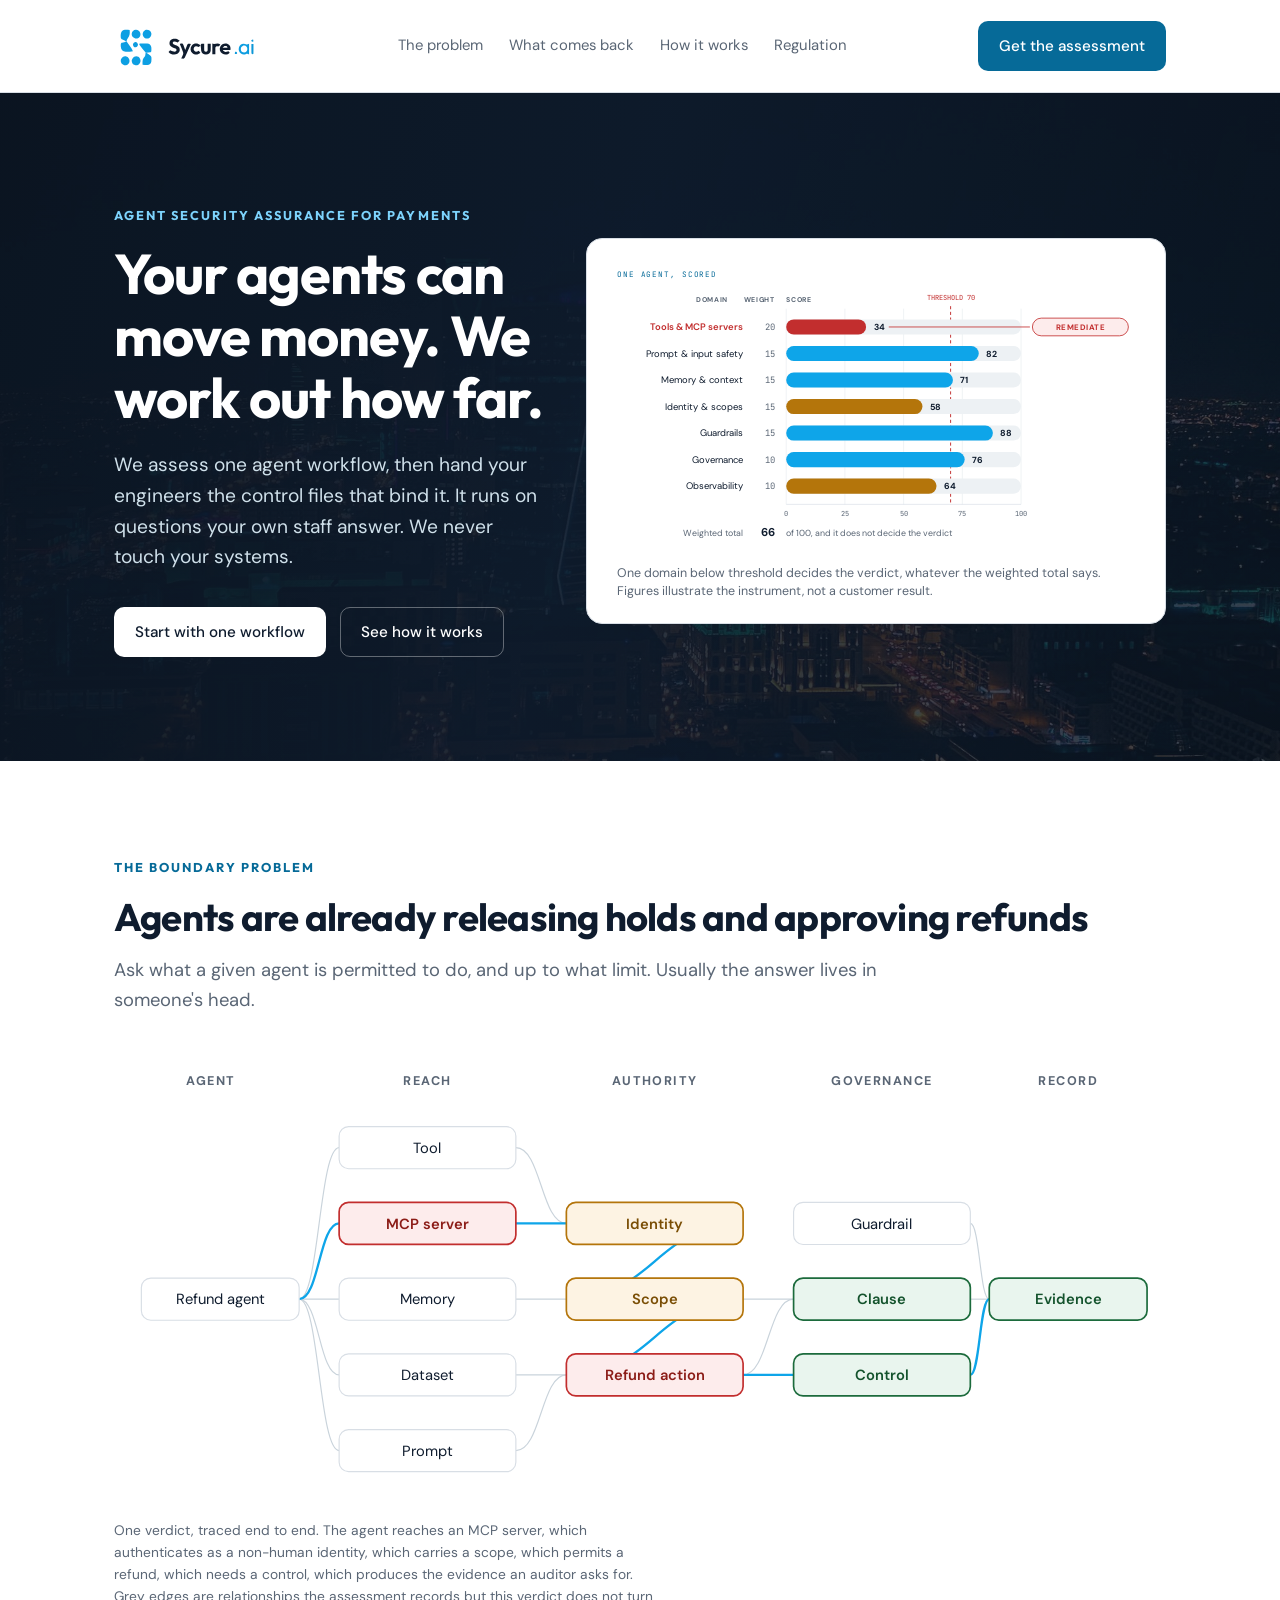
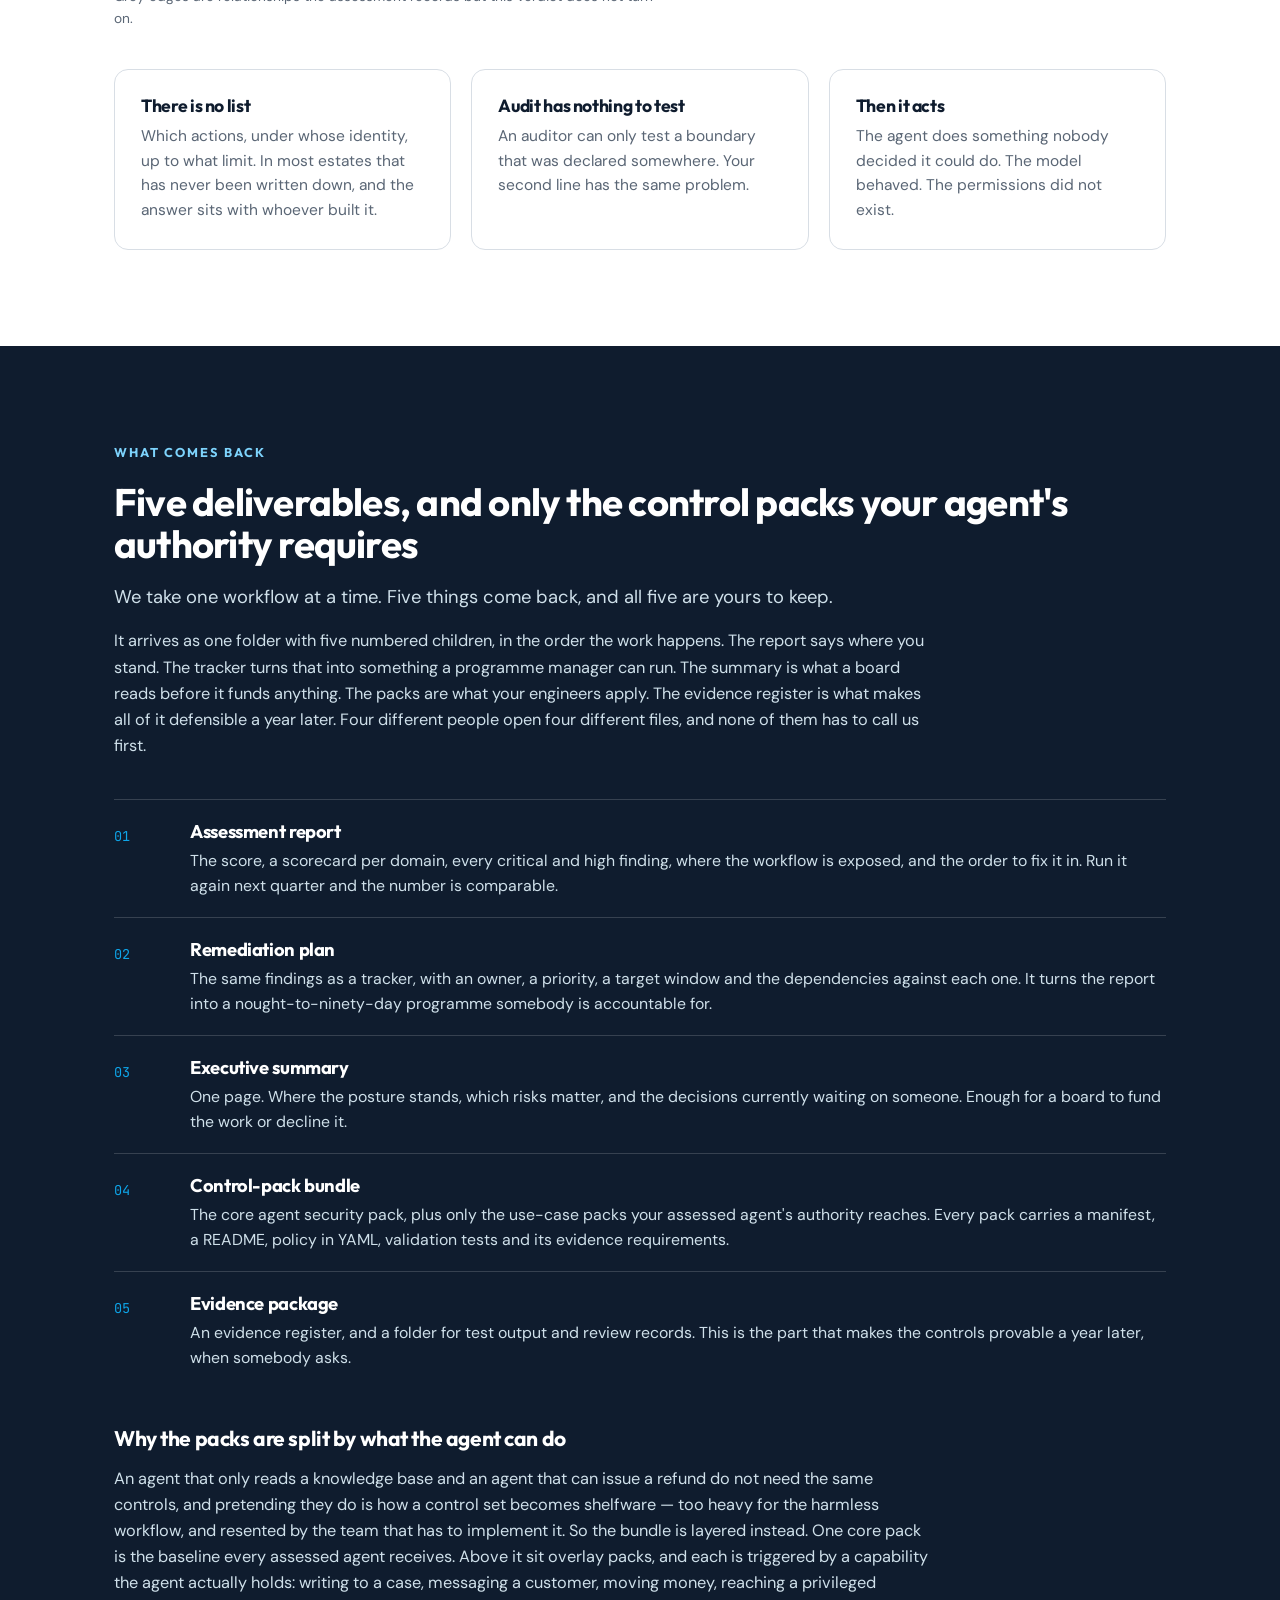
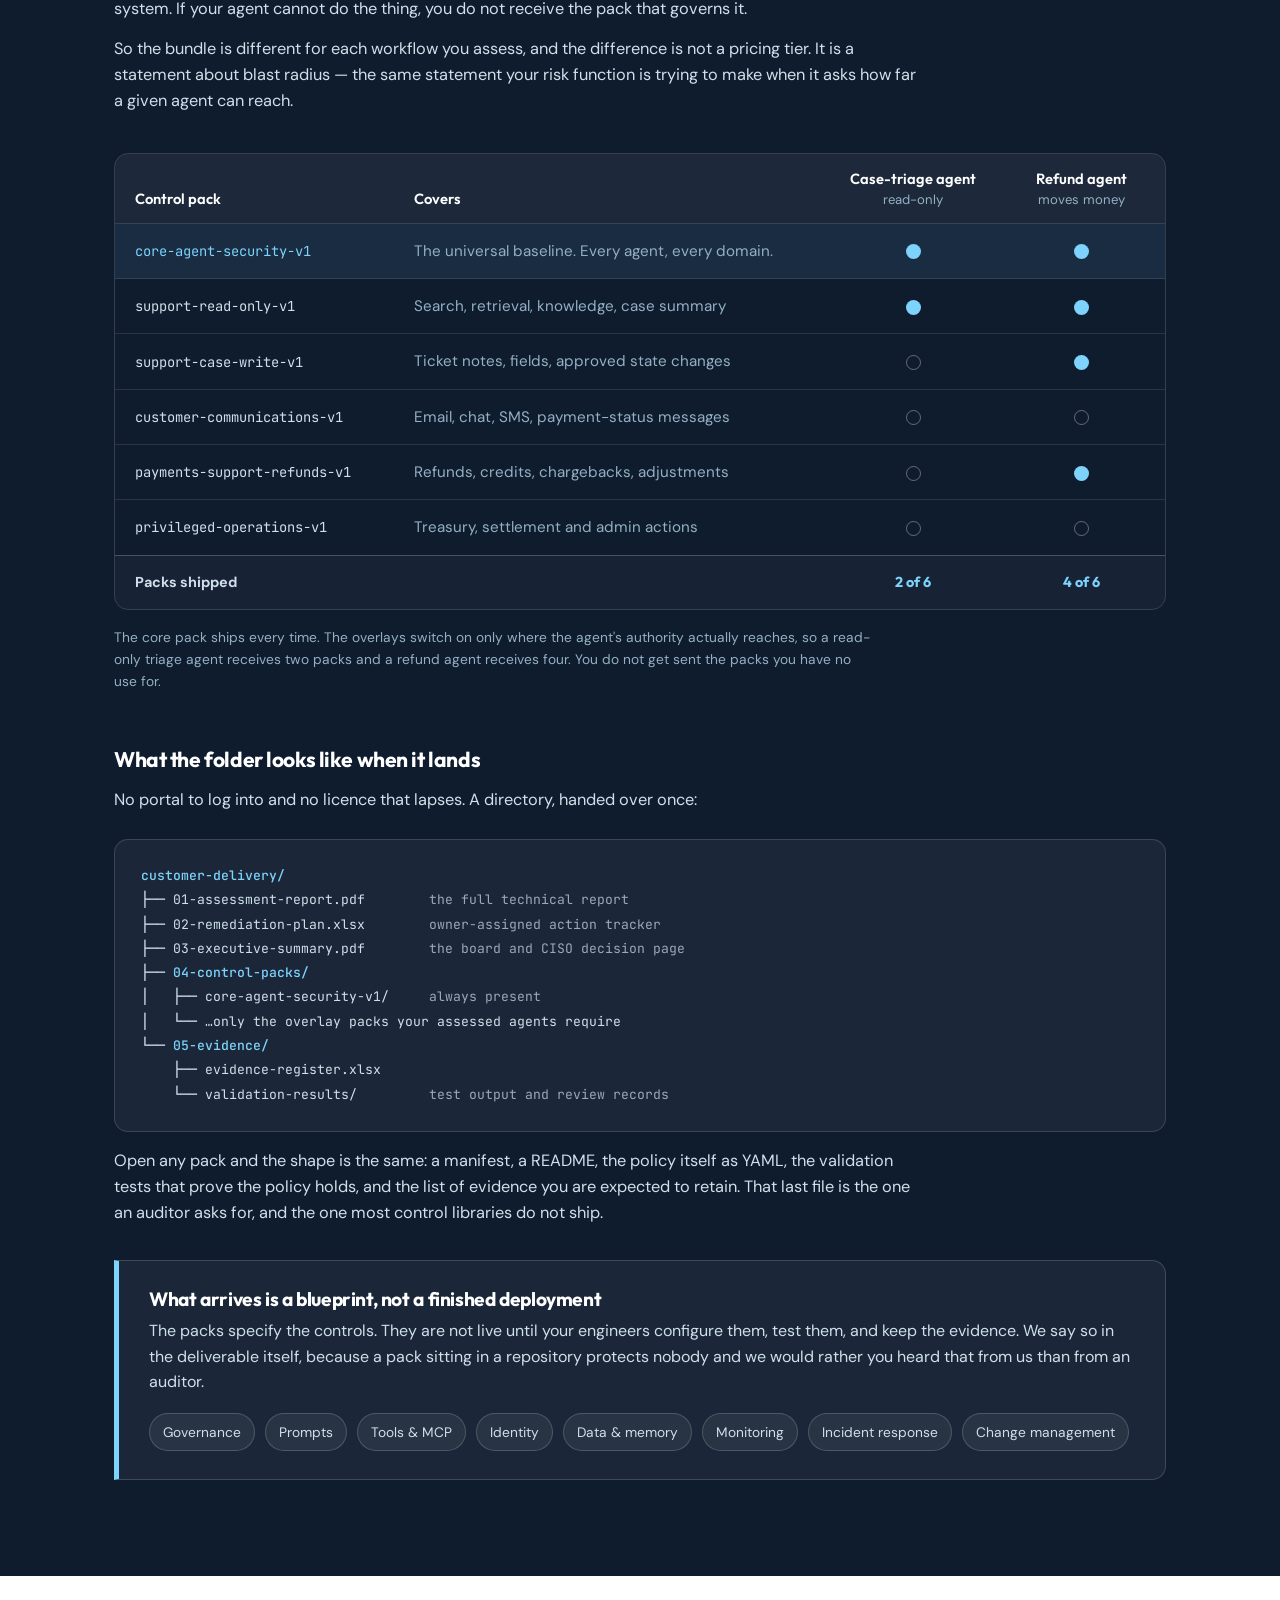
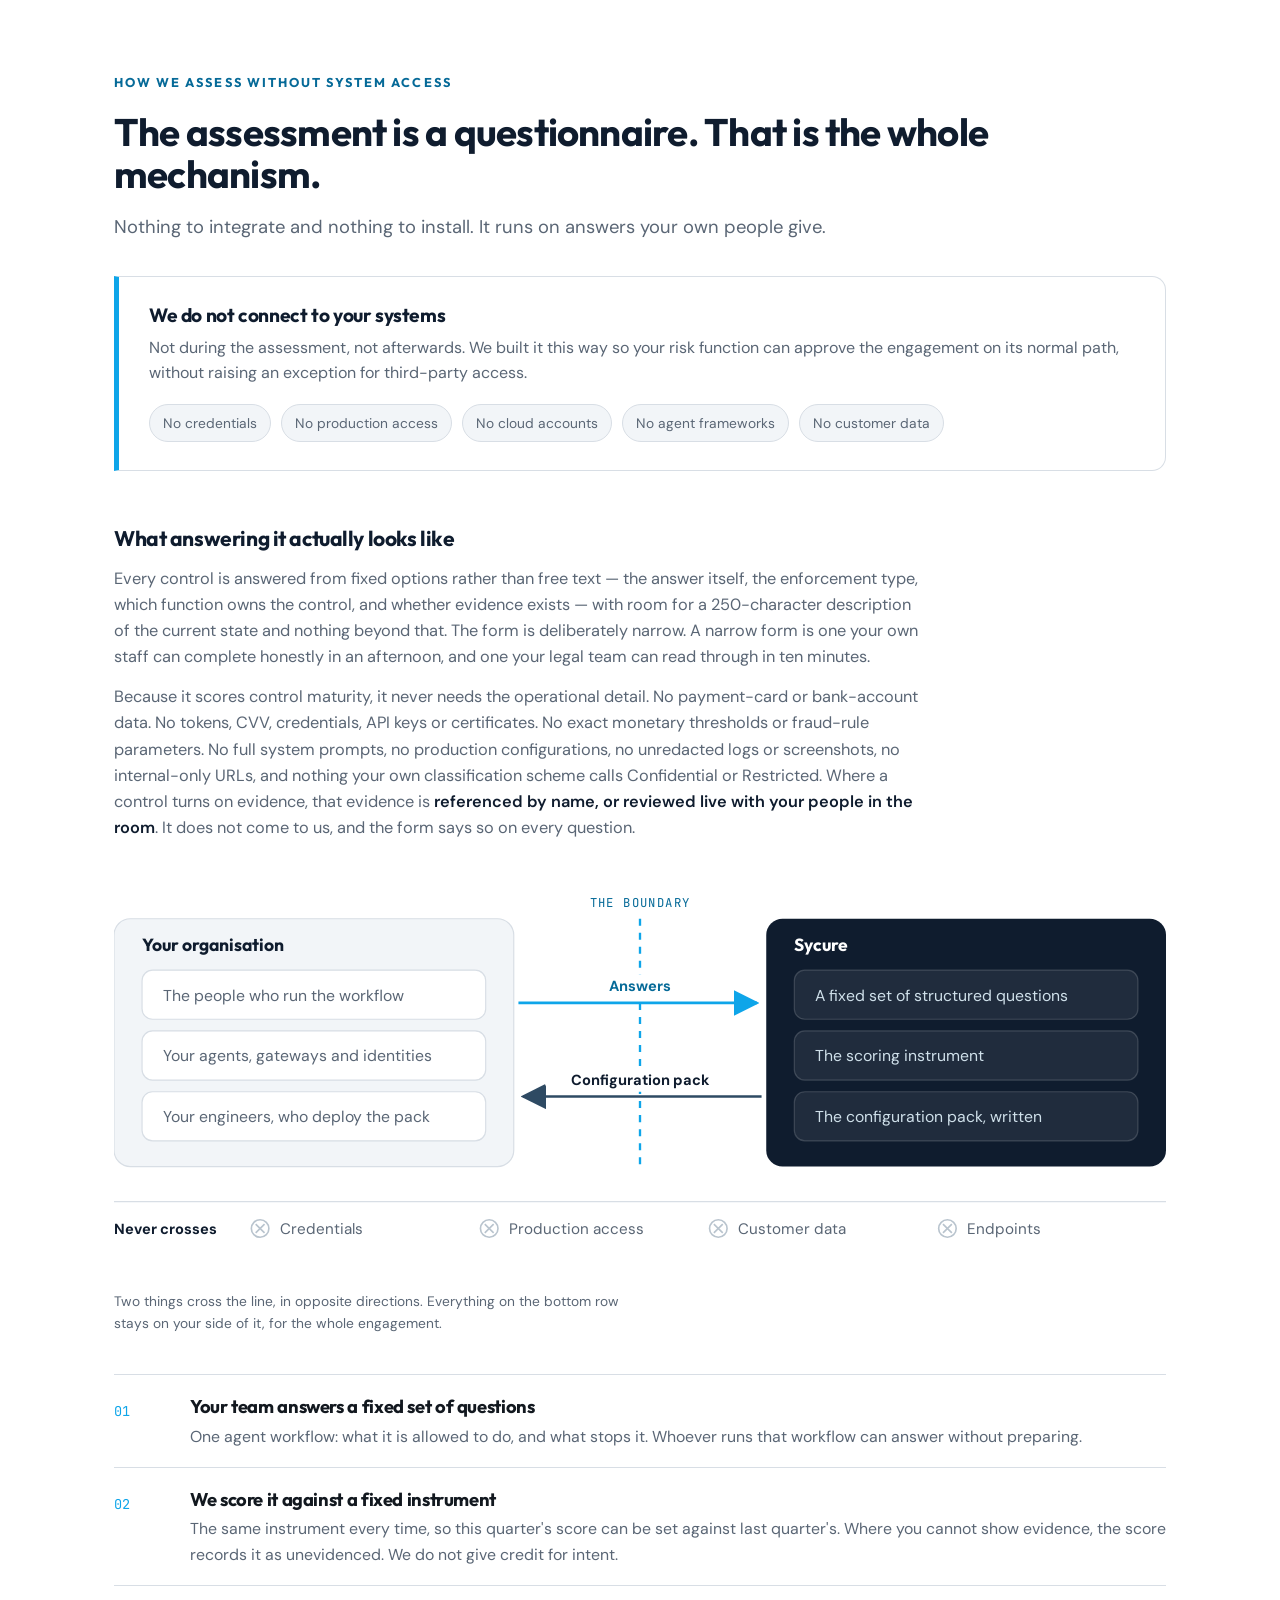
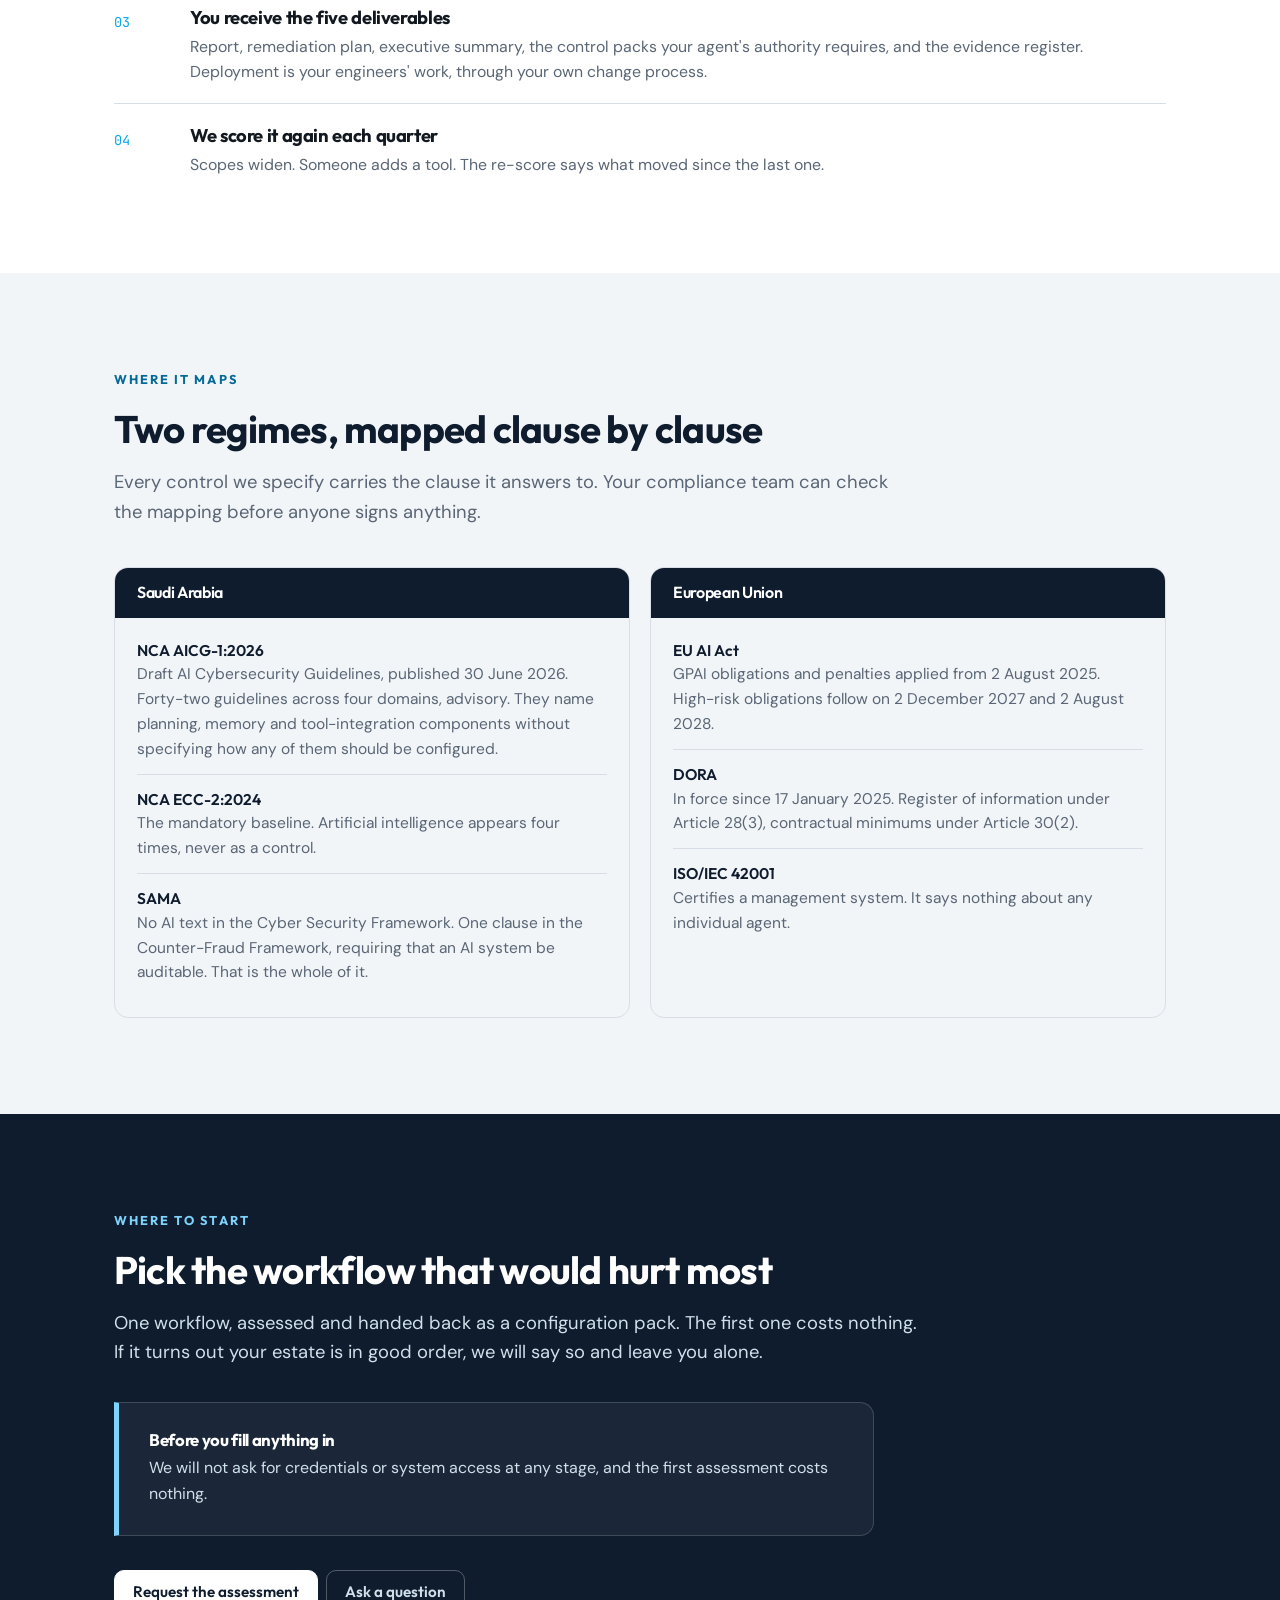
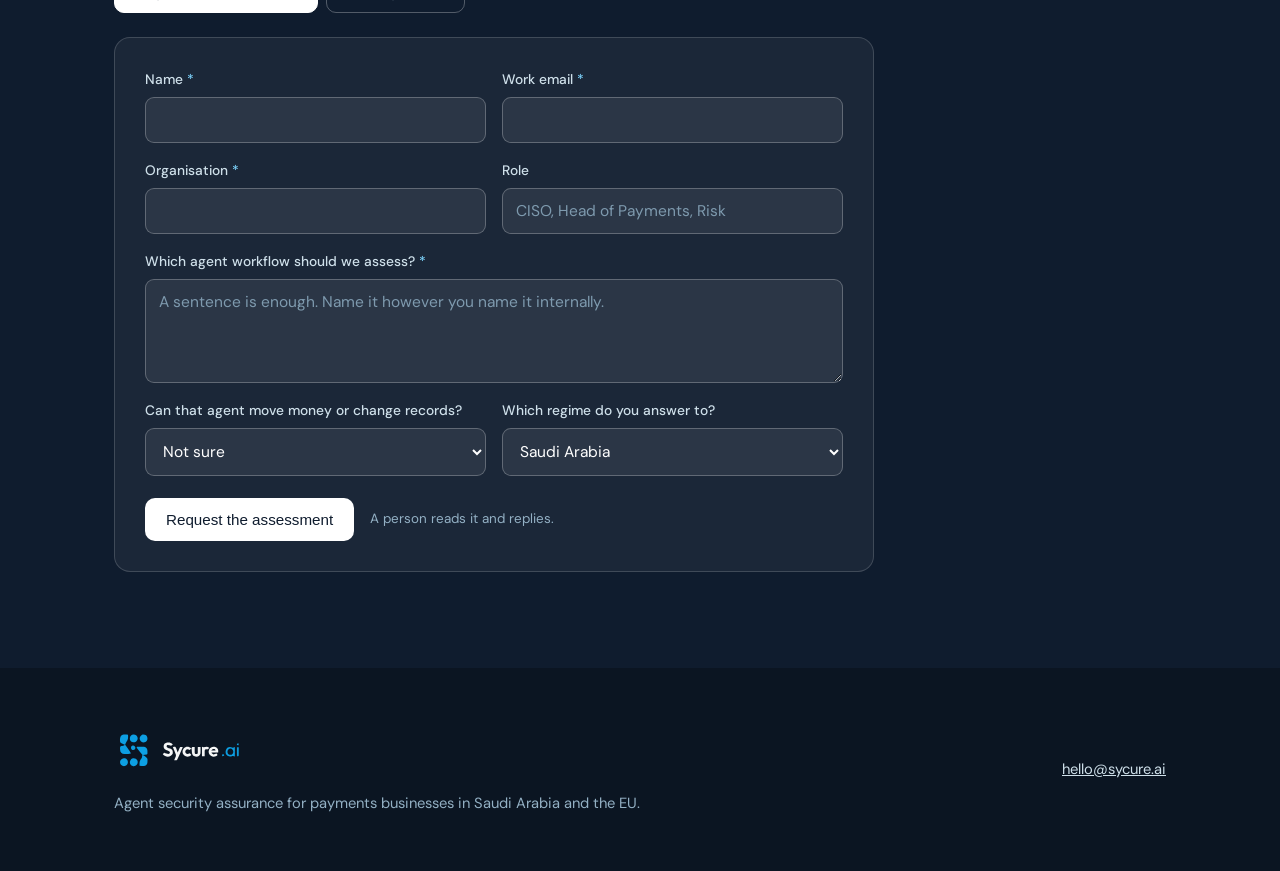
<file: site/index.html>
<!doctype html>
<html lang="en">
<head>
<meta charset="utf-8">
<meta name="viewport" content="width=device-width, initial-scale=1">
<title>Sycure.ai | Agent security assurance for payments</title>
<meta name="description" content="AI agents in payments can move money. Sycure decides whether yours are safely bounded and delivers the configuration that binds them — without ever connecting to your systems.">
<link rel="icon" href="assets/mark.svg">
<link rel="preconnect" href="https://fonts.googleapis.com">
<link rel="preconnect" href="https://fonts.gstatic.com" crossorigin>
<link href="https://fonts.googleapis.com/css2?family=DM+Sans:wght@400;500;700&family=JetBrains+Mono:wght@400;500&family=Outfit:wght@500;600;700&display=swap" rel="stylesheet">
<style>
:root{
  --navy:#0F1C2E; --navy-2:#0B1522; --blue:#0EA5E9; --blue-ink:#066A98;
  --cyan:#7DD3FC; --ink:#12181F; --muted:#5A6675; --rule:#D8DEE5; --faint:#F2F5F8;
  --wrap:1100px;
}
*{box-sizing:border-box;margin:0;padding:0}
html{scroll-behavior:smooth}
body{
  font-family:"DM Sans",system-ui,sans-serif; color:var(--ink); background:#fff;
  -webkit-font-smoothing:antialiased; line-height:1.6;
}
h1,h2,h3{font-family:"Outfit",system-ui,sans-serif; letter-spacing:-.02em; line-height:1.1}
.wrap{max-width:var(--wrap); margin:0 auto; padding:0 24px}
section{padding:96px 0}
.eyebrow{
  font-family:"Outfit",sans-serif; font-size:.8rem; font-weight:700; letter-spacing:.16em;
  text-transform:uppercase; color:var(--blue-ink); margin-bottom:18px;
}
.lead{font-size:1.15rem; color:var(--muted); max-width:62ch; margin-top:18px}

/* header */
header{position:sticky; top:0; z-index:50; background:rgba(255,255,255,.92);
  backdrop-filter:blur(10px); border-bottom:1px solid var(--rule)}
header .wrap{display:flex; align-items:center; justify-content:space-between; height:92px}
.brand{display:flex; align-items:center; text-decoration:none}
.brand img{height:56px; width:auto; display:block}
.foot-logo{height:50px; width:auto; display:block; margin-bottom:18px}
nav{display:flex; gap:26px; align-items:center}
nav a{color:var(--muted); text-decoration:none; font-size:.93rem}
nav a:hover{color:var(--navy)}
.btn{
  display:inline-block; background:var(--blue-ink); color:#fff; text-decoration:none;
  padding:12px 20px; border-radius:10px; font-weight:500; font-size:.95rem;
  border:1px solid transparent;
}
.btn:hover{background:#055881}
.btn.ghost{background:transparent; color:var(--navy); border-color:var(--rule)}
.btn.ghost:hover{background:var(--faint)}
.btn.light{background:#fff; color:var(--navy)}

/* hero */
.hero{
  position:relative; color:#fff; padding:112px 0 104px;
  background:linear-gradient(105deg,rgba(11,21,34,.96) 0%,rgba(15,28,46,.90) 46%,rgba(15,28,46,.62) 100%),
             url("assets/hero.jpg") center/cover no-repeat;
}
.hero h1{font-size:clamp(2.1rem,5vw,3.5rem); color:#fff; max-width:20ch}
.hero h1 em{font-style:normal; color:var(--cyan)}
.hero .eyebrow{color:var(--cyan)}
.hero p{color:#CFE0EA; font-size:1.2rem; max-width:58ch; margin-top:22px}
.cta-row{display:flex; gap:14px; flex-wrap:wrap; margin-top:34px}

/* generic blocks */
.tint{background:var(--faint)}
.dark{background:var(--navy); color:#fff}
.dark h2{color:#fff}
.dark .lead{color:#CFE0EA}
.dark .eyebrow{color:var(--cyan)}
h2{font-size:clamp(1.6rem,3.4vw,2.4rem); color:var(--navy)}
.grid{display:grid; gap:20px; margin-top:40px}
.g3{grid-template-columns:repeat(3,1fr)}
.g2{grid-template-columns:repeat(2,1fr)}
.card{border:1px solid var(--rule); border-radius:14px; padding:26px; background:#fff}
.dark .card{background:rgba(255,255,255,.05); border-color:rgba(255,255,255,.14)}
.card h3{font-size:1.1rem; color:var(--navy); margin-bottom:8px}
.dark .card h3{color:#fff}
.card p{font-size:.97rem; color:var(--muted)}
.dark .card p{color:#CFE0EA}
.num{font-family:"Outfit",sans-serif; font-size:2.6rem; font-weight:700; color:var(--blue); line-height:1}

/* steps */
.steps{counter-reset:s; margin-top:40px; display:grid; gap:18px}
.step{display:grid; grid-template-columns:56px 1fr; gap:20px; align-items:start;
  border-top:1px solid var(--rule); padding-top:22px}
.dark .step{border-color:rgba(255,255,255,.16)}
.step .k{font-family:"JetBrains Mono",monospace; font-size:.85rem; color:var(--blue); padding-top:4px}
.step h3{font-size:1.15rem; margin-bottom:6px}
.step p{color:var(--muted); font-size:.99rem}
.dark .step p{color:#CFE0EA}

/* the non-intrusive band */
.never{border:1px solid var(--rule); border-left:5px solid var(--blue); border-radius:0 14px 14px 0;
  padding:28px 30px; background:#fff; margin-top:34px}
.dark .never{background:rgba(255,255,255,.05); border-color:rgba(255,255,255,.16); border-left-color:var(--cyan)}
.chips{display:flex; flex-wrap:wrap; gap:10px; margin-top:18px}
.chip{font-size:.86rem; padding:7px 13px; border-radius:999px; border:1px solid var(--rule);
  color:var(--muted); background:var(--faint)}
.dark .chip{background:rgba(255,255,255,.06); border-color:rgba(255,255,255,.18); color:#CFE0EA}

/* regulation */
.reg{border:1px solid var(--rule); border-radius:14px; overflow:hidden}
.reg h3{background:var(--navy); color:#fff; font-size:1rem; padding:16px 22px; font-weight:600}
.reg ul{list-style:none; padding:8px 22px 20px}
.reg li{padding:12px 0; border-bottom:1px solid var(--rule); font-size:.97rem; color:var(--muted)}
.reg li:last-child{border-bottom:0}
.reg li b{color:var(--navy); font-weight:600; display:block; font-family:"Outfit",sans-serif}

footer{background:var(--navy-2); color:#93B0C4; padding:56px 0; font-size:.92rem}
footer a{color:#CFE0EA}
.foot-row{display:flex; justify-content:space-between; gap:24px; flex-wrap:wrap; align-items:center}

@media (max-width:860px){
  header .wrap{height:70px}
  .brand img{height:34px}
  header .btn{padding:10px 14px; font-size:.86rem}
  .foot-logo{height:34px}
  section{padding:64px 0}
  .g3,.g2{grid-template-columns:1fr}
  nav{display:none}
  .step{grid-template-columns:40px 1fr; gap:12px}
  /* diagrams stay legible by swiping rather than shrinking to nothing */
  .fig{overflow-x:auto}
  .fig svg{min-width:720px}
}
/* hero grid */
.herogrid{display:grid; grid-template-columns:0.88fr 1.18fr; gap:40px; align-items:center}
.herocard{background:#fff; border-radius:16px; padding:18px 20px 14px}
.herocard .figcap{color:var(--muted); font-size:.78rem; line-height:1.5; margin-top:12px; max-width:none}
@media (max-width:1000px){ .herogrid{grid-template-columns:1fr; gap:34px} }

/* diagrams */
.scorecard{background:#fff; border:1px solid var(--rule); border-radius:16px; padding:28px 30px 22px}
.scorecard .figcap{color:var(--muted)}
.fig{margin-top:38px}
.fig svg{width:100%; height:auto; display:block}
.figcap{font-size:.86rem; color:var(--muted); margin-top:14px; max-width:60ch}
.dark .figcap{color:#93B0C4}

/* pack matrix */
.tblwrap{margin-top:38px; border:1px solid rgba(255,255,255,.16); border-radius:14px; overflow:hidden}
.packs{width:100%; border-collapse:collapse; font-size:.95rem}
.packs th,.packs td{padding:15px 20px; text-align:left; border-bottom:1px solid rgba(255,255,255,.11)}
.packs thead th{background:rgba(255,255,255,.06); font-family:"Outfit",sans-serif; font-size:.92rem;
  color:#fff; font-weight:600; vertical-align:bottom; line-height:1.3}
.packs thead th span{display:block; font-family:"DM Sans",sans-serif; font-size:.82rem;
  font-weight:400; color:#93B0C4; margin-top:3px}
.packs th.agent,.packs td.agent{text-align:center; width:16%}
.packs td.pack{font-family:"JetBrains Mono",monospace; font-size:.86rem; color:#CFE0EA; white-space:nowrap}
.packs td.covers{color:#93B0C4}
.packs tr.core td{background:rgba(125,211,252,.09)}
.packs tr.core td.pack{color:var(--cyan)}
.packs tfoot td{border-bottom:0; font-size:.9rem; font-weight:700; color:#CFE0EA;
  background:rgba(255,255,255,.03)}
.packs tfoot td.agent{font-family:"Outfit",sans-serif; color:var(--cyan)}
.dot{display:inline-block; width:15px; height:15px; border-radius:50%; vertical-align:middle}
.dot.on{background:var(--cyan)}
.dot.off{border:1.6px solid rgba(255,255,255,.34)}
.tblwrap + .figcap{max-width:84ch; margin-top:16px}

/* running prose inside a section, and the delivery tree */
.subhead{font-size:1.32rem; color:var(--navy); margin-top:56px}
.dark .subhead{color:#fff}
.prose{font-size:1.02rem; color:var(--muted); max-width:74ch; margin-top:16px}
.dark .prose{color:#CFE0EA}
.prose + .prose{margin-top:14px}
.prose b{font-weight:600; color:var(--navy)}
.dark .prose b{color:#fff}
.tree{font-family:"JetBrains Mono",monospace; font-size:.82rem; line-height:1.85; margin-top:26px;
  padding:24px 26px; border-radius:14px; overflow-x:auto; white-space:pre;
  background:var(--faint); border:1px solid var(--rule); color:var(--muted)}
.dark .tree{background:rgba(255,255,255,.05); border-color:rgba(255,255,255,.14); color:#CFE0EA}
.tree b{color:var(--blue-ink); font-weight:500}
.dark .tree b{color:var(--cyan)}
@media (max-width:760px){
  /* the dots are the point — drop the detail column rather than push them off-screen */
  .packs td.covers,.packs thead th:nth-child(2){display:none}
  .packs th,.packs td{padding:13px 14px}
  /* break after the hyphens, never mid-word */
  .packs td.pack{font-size:.74rem; white-space:normal; overflow-wrap:break-word}
  .packs thead th{font-size:.8rem}
  .packs th.agent,.packs td.agent{width:21%}
}

/* forms */
.tabs{display:flex; gap:8px; margin-top:34px; flex-wrap:wrap}
.tab{
  font-family:"Outfit",sans-serif; font-size:.95rem; font-weight:600; cursor:pointer;
  padding:11px 18px; border-radius:10px; border:1px solid rgba(255,255,255,.28);
  background:transparent; color:#CFE0EA;
}
.tab[aria-selected="true"]{background:#fff; color:var(--navy); border-color:#fff}
.formwrap{
  margin-top:24px; background:rgba(255,255,255,.05); border:1px solid rgba(255,255,255,.16);
  border-radius:16px; padding:30px; max-width:760px;
}
.fgrid{display:grid; grid-template-columns:1fr 1fr; gap:16px}
.field{display:flex; flex-direction:column; gap:7px}
.field.wide{grid-column:1 / -1}
label{font-size:.86rem; color:#CFE0EA; font-weight:500}
label .req{color:var(--cyan)}
input,select,textarea{
  font-family:"DM Sans",sans-serif; font-size:.97rem; color:#fff; background:rgba(255,255,255,.07);
  border:1px solid rgba(255,255,255,.26); border-radius:9px; padding:12px 13px; width:100%;
}
textarea{min-height:104px; resize:vertical}
input::placeholder,textarea::placeholder{color:#7E9AAE}
input:focus,select:focus,textarea:focus{outline:2px solid var(--cyan); outline-offset:1px; border-color:transparent}
select option{background:var(--navy); color:#fff}
.hp{position:absolute; left:-9999px; width:1px; height:1px; overflow:hidden}
.submit-row{display:flex; align-items:center; gap:16px; margin-top:22px; flex-wrap:wrap}
.note{font-size:.84rem; color:#93B0C4; max-width:46ch}
.msg{margin-top:16px; font-size:.95rem; padding:13px 16px; border-radius:10px; display:none}
.msg.ok{display:block; background:rgba(125,211,252,.14); border:1px solid rgba(125,211,252,.4); color:#fff}
.msg.err{display:block; background:rgba(255,120,120,.12); border:1px solid rgba(255,150,150,.45); color:#FFD9D9}
@media (max-width:700px){ .fgrid{grid-template-columns:1fr} }

</style>
</head>
<body>

<header>
  <div class="wrap">
    <a class="brand" href="#top">
      <img src="assets/logo-light.svg" alt="Sycure.ai" width="424" height="156">
    </a>
    <nav>
      <a href="#problem">The problem</a>
      <a href="#what">What comes back</a>
      <a href="#how">How it works</a>
      <a href="#regulation">Regulation</a>
    </nav>
    <a class="btn" href="#start">Get the assessment</a>
  </div>
</header>

<div class="hero" id="top">
  <div class="wrap herogrid">
    <div>
    <div class="eyebrow">Agent security assurance for payments</div>
    <h1>Your agents can move money. We work out how far.</h1>
    <p>We assess one agent workflow, then hand your engineers the control files that bind it. It runs on
      questions your own staff answer. We never touch your systems.</p>
    <div class="cta-row">
      <a class="btn light" href="#start">Start with one workflow</a>
      <a class="btn" href="#how" style="background:transparent;border-color:rgba(255,255,255,.35);color:#fff">See how it works</a>
    </div>
    </div>
    <div class="scorecard herocard">
<svg viewBox="0 0 820 438" role="img" aria-label="Seven scored domains against a threshold of 70. Tools and MCP servers scores 34 and decides the verdict.">
<text x="0" y="16" font-family="JetBrains Mono,monospace" font-size="12" fill="#066A98" letter-spacing="1.4">ONE AGENT, SCORED</text>
<text x="176" y="56" text-anchor="end" font-family="DM Sans,sans-serif" font-size="11" font-weight="700" fill="#5A6675" letter-spacing="1.1">DOMAIN</text>
<text x="250" y="56" text-anchor="end" font-family="DM Sans,sans-serif" font-size="11" font-weight="700" fill="#5A6675" letter-spacing="1.1">WEIGHT</text>
<text x="268" y="56" text-anchor="start" font-family="DM Sans,sans-serif" font-size="11" font-weight="700" fill="#5A6675" letter-spacing="1.1">SCORE</text>
<line x1="361.0" y1="66" x2="361.0" y2="376" stroke="#E7ECF0" stroke-width="1"/>
<line x1="454.0" y1="66" x2="454.0" y2="376" stroke="#E7ECF0" stroke-width="1"/>
<line x1="547.0" y1="66" x2="547.0" y2="376" stroke="#E7ECF0" stroke-width="1"/>
<line x1="640.0" y1="66" x2="640.0" y2="376" stroke="#E7ECF0" stroke-width="1"/>
<line x1="268" y1="66" x2="268" y2="376" stroke="#E7ECF0" stroke-width="1"/>
<line x1="528.4" y1="62" x2="528.4" y2="376" stroke="#C22E2E" stroke-width="1.5" stroke-dasharray="5 4"/>
<text x="528.4" y="52" text-anchor="middle" font-family="JetBrains Mono,monospace" font-size="11" fill="#C22E2E">THRESHOLD 70</text>
<text x="200" y="100.0" text-anchor="end" font-family="DM Sans,sans-serif" font-size="15" fill="#C22E2E" font-weight="600">Tools & MCP servers</text>
<text x="250" y="100.0" text-anchor="end" font-family="JetBrains Mono,monospace" font-size="14" fill="#5A6675">20</text>
<rect x="268" y="83.0" width="372" height="24" rx="12.0" fill="#EDF1F4"/>
<rect x="268" y="83.0" width="126.5" height="24" rx="12.0" fill="#C22E2E"/>
<text x="406.5" y="100.0" font-family="DM Sans,sans-serif" font-size="14" font-weight="700" fill="#0F1C2E">34</text>
<line x1="430.5" y1="95.0" x2="654" y2="95.0" stroke="#C22E2E" stroke-width="1.3"/>
<rect x="658" y="81.0" width="152" height="28" rx="14.0" fill="#FDECEC" stroke="#C22E2E" stroke-width="1.3"/>
<text x="734" y="100.0" text-anchor="middle" font-family="DM Sans,sans-serif" font-size="12.5" font-weight="700" fill="#C22E2E" letter-spacing=".8">REMEDIATE</text>
<text x="200" y="142.0" text-anchor="end" font-family="DM Sans,sans-serif" font-size="15" fill="#0F1C2E" font-weight="400">Prompt & input safety</text>
<text x="250" y="142.0" text-anchor="end" font-family="JetBrains Mono,monospace" font-size="14" fill="#5A6675">15</text>
<rect x="268" y="125.0" width="372" height="24" rx="12.0" fill="#EDF1F4"/>
<rect x="268" y="125.0" width="305.0" height="24" rx="12.0" fill="#0EA5E9"/>
<text x="585.0" y="142.0" font-family="DM Sans,sans-serif" font-size="14" font-weight="700" fill="#0F1C2E">82</text>
<text x="200" y="184.0" text-anchor="end" font-family="DM Sans,sans-serif" font-size="15" fill="#0F1C2E" font-weight="400">Memory & context</text>
<text x="250" y="184.0" text-anchor="end" font-family="JetBrains Mono,monospace" font-size="14" fill="#5A6675">15</text>
<rect x="268" y="167.0" width="372" height="24" rx="12.0" fill="#EDF1F4"/>
<rect x="268" y="167.0" width="264.1" height="24" rx="12.0" fill="#0EA5E9"/>
<text x="544.1" y="184.0" font-family="DM Sans,sans-serif" font-size="14" font-weight="700" fill="#0F1C2E">71</text>
<text x="200" y="226.0" text-anchor="end" font-family="DM Sans,sans-serif" font-size="15" fill="#0F1C2E" font-weight="400">Identity & scopes</text>
<text x="250" y="226.0" text-anchor="end" font-family="JetBrains Mono,monospace" font-size="14" fill="#5A6675">15</text>
<rect x="268" y="209.0" width="372" height="24" rx="12.0" fill="#EDF1F4"/>
<rect x="268" y="209.0" width="215.8" height="24" rx="12.0" fill="#B4750B"/>
<text x="495.8" y="226.0" font-family="DM Sans,sans-serif" font-size="14" font-weight="700" fill="#0F1C2E">58</text>
<text x="200" y="268.0" text-anchor="end" font-family="DM Sans,sans-serif" font-size="15" fill="#0F1C2E" font-weight="400">Guardrails</text>
<text x="250" y="268.0" text-anchor="end" font-family="JetBrains Mono,monospace" font-size="14" fill="#5A6675">15</text>
<rect x="268" y="251.0" width="372" height="24" rx="12.0" fill="#EDF1F4"/>
<rect x="268" y="251.0" width="327.4" height="24" rx="12.0" fill="#0EA5E9"/>
<text x="607.4" y="268.0" font-family="DM Sans,sans-serif" font-size="14" font-weight="700" fill="#0F1C2E">88</text>
<text x="200" y="310.0" text-anchor="end" font-family="DM Sans,sans-serif" font-size="15" fill="#0F1C2E" font-weight="400">Governance</text>
<text x="250" y="310.0" text-anchor="end" font-family="JetBrains Mono,monospace" font-size="14" fill="#5A6675">10</text>
<rect x="268" y="293.0" width="372" height="24" rx="12.0" fill="#EDF1F4"/>
<rect x="268" y="293.0" width="282.7" height="24" rx="12.0" fill="#0EA5E9"/>
<text x="562.7" y="310.0" font-family="DM Sans,sans-serif" font-size="14" font-weight="700" fill="#0F1C2E">76</text>
<text x="200" y="352.0" text-anchor="end" font-family="DM Sans,sans-serif" font-size="15" fill="#0F1C2E" font-weight="400">Observability</text>
<text x="250" y="352.0" text-anchor="end" font-family="JetBrains Mono,monospace" font-size="14" fill="#5A6675">10</text>
<rect x="268" y="335.0" width="372" height="24" rx="12.0" fill="#EDF1F4"/>
<rect x="268" y="335.0" width="238.1" height="24" rx="12.0" fill="#B4750B"/>
<text x="518.1" y="352.0" font-family="DM Sans,sans-serif" font-size="14" font-weight="700" fill="#0F1C2E">64</text>
<line x1="268" y1="376" x2="640" y2="376" stroke="#D8DEE5"/>
<text x="268.0" y="395" text-anchor="middle" font-family="JetBrains Mono,monospace" font-size="11" fill="#5A6675">0</text>
<text x="361.0" y="395" text-anchor="middle" font-family="JetBrains Mono,monospace" font-size="11" fill="#5A6675">25</text>
<text x="454.0" y="395" text-anchor="middle" font-family="JetBrains Mono,monospace" font-size="11" fill="#5A6675">50</text>
<text x="547.0" y="395" text-anchor="middle" font-family="JetBrains Mono,monospace" font-size="11" fill="#5A6675">75</text>
<text x="640.0" y="395" text-anchor="middle" font-family="JetBrains Mono,monospace" font-size="11" fill="#5A6675">100</text>
<text x="200" y="426" text-anchor="end" font-family="DM Sans,sans-serif" font-size="14" fill="#5A6675">Weighted total</text>
<text x="250" y="426" text-anchor="end" font-family="DM Sans,sans-serif" font-size="18" font-weight="700" fill="#0F1C2E">66</text>
<text x="268" y="426" font-family="DM Sans,sans-serif" font-size="14" fill="#5A6675">of 100, and it does not decide the verdict</text>
</svg>
<p class="figcap">One domain below threshold decides the verdict, whatever the weighted total says. Figures illustrate the instrument, not a customer result.</p>
</div>
  </div>
</div>

<section id="problem">
  <div class="wrap">
    <div class="eyebrow">The boundary problem</div>
    <h2>Agents are already releasing holds and approving refunds</h2>
    <p class="lead">Ask what a given agent is permitted to do, and up to what limit. Usually the answer
      lives in someone's head.</p>

<div class="fig">
<svg viewBox="0 0 1000 430" role="img" aria-label="One verdict traced from a refund agent through an MCP server, identity, scope, refund action and control to the evidence an auditor reads.">
<text x="92.0" y="30" text-anchor="middle" font-family="DM Sans,sans-serif" font-size="12" font-weight="700" fill="#5A6675" letter-spacing="1.4">AGENT</text>
<text x="298.0" y="30" text-anchor="middle" font-family="DM Sans,sans-serif" font-size="12" font-weight="700" fill="#5A6675" letter-spacing="1.4">REACH</text>
<text x="514.0" y="30" text-anchor="middle" font-family="DM Sans,sans-serif" font-size="12" font-weight="700" fill="#5A6675" letter-spacing="1.4">AUTHORITY</text>
<text x="730.0" y="30" text-anchor="middle" font-family="DM Sans,sans-serif" font-size="12" font-weight="700" fill="#5A6675" letter-spacing="1.4">GOVERNANCE</text>
<text x="907.0" y="30" text-anchor="middle" font-family="DM Sans,sans-serif" font-size="12" font-weight="700" fill="#5A6675" letter-spacing="1.4">RECORD</text>
<path d="M176,234.0 C195.0,234.0 195.0,90.0 214,90.0" fill="none" stroke="#C9D3DB" stroke-width="1.1"/>
<path d="M176,234.0 C195.0,234.0 195.0,234.0 214,234.0" fill="none" stroke="#C9D3DB" stroke-width="1.1"/>
<path d="M176,234.0 C195.0,234.0 195.0,306.0 214,306.0" fill="none" stroke="#C9D3DB" stroke-width="1.1"/>
<path d="M176,234.0 C195.0,234.0 195.0,378.0 214,378.0" fill="none" stroke="#C9D3DB" stroke-width="1.1"/>
<path d="M382,90.0 C406.0,90.0 406.0,162.0 430,162.0" fill="none" stroke="#C9D3DB" stroke-width="1.1"/>
<path d="M382,234.0 C406.0,234.0 406.0,234.0 430,234.0" fill="none" stroke="#C9D3DB" stroke-width="1.1"/>
<path d="M382,306.0 C406.0,306.0 406.0,306.0 430,306.0" fill="none" stroke="#C9D3DB" stroke-width="1.1"/>
<path d="M382,378.0 C406.0,378.0 406.0,306.0 430,306.0" fill="none" stroke="#C9D3DB" stroke-width="1.1"/>
<path d="M814,162.0 C823.0,162.0 823.0,234.0 832,234.0" fill="none" stroke="#C9D3DB" stroke-width="1.1"/>
<path d="M814,234.0 C823.0,234.0 823.0,234.0 832,234.0" fill="none" stroke="#C9D3DB" stroke-width="1.1"/>
<path d="M598,234.0 C622.0,234.0 622.0,234.0 646,234.0" fill="none" stroke="#C9D3DB" stroke-width="1.1"/>
<path d="M598,306.0 C622.0,306.0 622.0,234.0 646,234.0" fill="none" stroke="#C9D3DB" stroke-width="1.1"/>
<path d="M176,234.0 C195.0,234.0 195.0,162.0 214,162.0" fill="none" stroke="#0EA5E9" stroke-width="2.2"/>
<path d="M382,162.0 C406.0,162.0 406.0,162.0 430,162.0" fill="none" stroke="#0EA5E9" stroke-width="2.2"/>
<path d="M598,162.0 C514.0,162.0 514.0,234.0 430,234.0" fill="none" stroke="#0EA5E9" stroke-width="2.2"/>
<path d="M598,234.0 C514.0,234.0 514.0,306.0 430,306.0" fill="none" stroke="#0EA5E9" stroke-width="2.2"/>
<path d="M598,306.0 C622.0,306.0 622.0,306.0 646,306.0" fill="none" stroke="#0EA5E9" stroke-width="2.2"/>
<path d="M814,306.0 C823.0,306.0 823.0,234.0 832,234.0" fill="none" stroke="#0EA5E9" stroke-width="2.2"/>
<rect x="26" y="214" width="150" height="40" rx="9" fill="#FFFFFF" stroke="#D8DEE5" stroke-width="1.1"/>
<text x="101.0" y="239.0" text-anchor="middle" font-family="DM Sans,sans-serif" font-size="14" font-weight="400" fill="#0F1C2E">Refund agent</text>
<rect x="214" y="70" width="168" height="40" rx="9" fill="#FFFFFF" stroke="#D8DEE5" stroke-width="1.1"/>
<text x="298.0" y="95.0" text-anchor="middle" font-family="DM Sans,sans-serif" font-size="14" font-weight="400" fill="#0F1C2E">Tool</text>
<rect x="214" y="142" width="168" height="40" rx="9" fill="#FDECEC" stroke="#C22E2E" stroke-width="1.6"/>
<text x="298.0" y="167.0" text-anchor="middle" font-family="DM Sans,sans-serif" font-size="14" font-weight="600" fill="#8C1D18">MCP server</text>
<rect x="214" y="214" width="168" height="40" rx="9" fill="#FFFFFF" stroke="#D8DEE5" stroke-width="1.1"/>
<text x="298.0" y="239.0" text-anchor="middle" font-family="DM Sans,sans-serif" font-size="14" font-weight="400" fill="#0F1C2E">Memory</text>
<rect x="214" y="286" width="168" height="40" rx="9" fill="#FFFFFF" stroke="#D8DEE5" stroke-width="1.1"/>
<text x="298.0" y="311.0" text-anchor="middle" font-family="DM Sans,sans-serif" font-size="14" font-weight="400" fill="#0F1C2E">Dataset</text>
<rect x="214" y="358" width="168" height="40" rx="9" fill="#FFFFFF" stroke="#D8DEE5" stroke-width="1.1"/>
<text x="298.0" y="383.0" text-anchor="middle" font-family="DM Sans,sans-serif" font-size="14" font-weight="400" fill="#0F1C2E">Prompt</text>
<rect x="430" y="142" width="168" height="40" rx="9" fill="#FDF3E3" stroke="#B4750B" stroke-width="1.6"/>
<text x="514.0" y="167.0" text-anchor="middle" font-family="DM Sans,sans-serif" font-size="14" font-weight="600" fill="#7A4E05">Identity</text>
<rect x="430" y="214" width="168" height="40" rx="9" fill="#FDF3E3" stroke="#B4750B" stroke-width="1.6"/>
<text x="514.0" y="239.0" text-anchor="middle" font-family="DM Sans,sans-serif" font-size="14" font-weight="600" fill="#7A4E05">Scope</text>
<rect x="430" y="286" width="168" height="40" rx="9" fill="#FDECEC" stroke="#C22E2E" stroke-width="1.6"/>
<text x="514.0" y="311.0" text-anchor="middle" font-family="DM Sans,sans-serif" font-size="14" font-weight="600" fill="#8C1D18">Refund action</text>
<rect x="646" y="142" width="168" height="40" rx="9" fill="#FFFFFF" stroke="#D8DEE5" stroke-width="1.1"/>
<text x="730.0" y="167.0" text-anchor="middle" font-family="DM Sans,sans-serif" font-size="14" font-weight="400" fill="#0F1C2E">Guardrail</text>
<rect x="646" y="214" width="168" height="40" rx="9" fill="#E9F5EE" stroke="#1C6B3C" stroke-width="1.6"/>
<text x="730.0" y="239.0" text-anchor="middle" font-family="DM Sans,sans-serif" font-size="14" font-weight="600" fill="#14532D">Clause</text>
<rect x="646" y="286" width="168" height="40" rx="9" fill="#E9F5EE" stroke="#1C6B3C" stroke-width="1.6"/>
<text x="730.0" y="311.0" text-anchor="middle" font-family="DM Sans,sans-serif" font-size="14" font-weight="600" fill="#14532D">Control</text>
<rect x="832" y="214" width="150" height="40" rx="9" fill="#E9F5EE" stroke="#1C6B3C" stroke-width="1.6"/>
<text x="907.0" y="239.0" text-anchor="middle" font-family="DM Sans,sans-serif" font-size="14" font-weight="600" fill="#14532D">Evidence</text>
</svg>
<p class="figcap">One verdict, traced end to end. The agent reaches an MCP server, which authenticates as a non-human identity, which carries a scope, which permits a refund, which needs a control, which produces the evidence an auditor asks for. Grey edges are relationships the assessment records but this verdict does not turn on.</p>
</div>

    <div class="grid g3">
      <div class="card">
        <h3>There is no list</h3>
        <p>Which actions, under whose identity, up to what limit. In most estates that has never been
          written down, and the answer sits with whoever built it.</p>
      </div>
      <div class="card">
        <h3>Audit has nothing to test</h3>
        <p>An auditor can only test a boundary that was declared somewhere. Your second line has the
          same problem.</p>
      </div>
      <div class="card">
        <h3>Then it acts</h3>
        <p>The agent does something nobody decided it could do. The model behaved. The permissions did
          not exist.</p>
      </div>
    </div>
  </div>
</section>

<section class="dark" id="what">
  <div class="wrap">
    <div class="eyebrow">What comes back</div>
    <h2>Five deliverables, and only the control packs your agent's authority requires</h2>
    <p class="lead">We take one workflow at a time. Five things come back, and all five are yours to
      keep.</p>
    <p class="prose">It arrives as one folder with five numbered children, in the order the work
      happens. The report says where you stand. The tracker turns that into something a programme
      manager can run. The summary is what a board reads before it funds anything. The packs are what
      your engineers apply. The evidence register is what makes all of it defensible a year later.
      Four different people open four different files, and none of them has to call us first.</p>

    <div class="steps">
      <div class="step">
        <div class="k">01</div>
        <div>
          <h3>Assessment report</h3>
          <p>The score, a scorecard per domain, every critical and high finding, where the workflow is
            exposed, and the order to fix it in. Run it again next quarter and the number is comparable.</p>
        </div>
      </div>
      <div class="step">
        <div class="k">02</div>
        <div>
          <h3>Remediation plan</h3>
          <p>The same findings as a tracker, with an owner, a priority, a target window and the
            dependencies against each one. It turns the report into a nought-to-ninety-day programme
            somebody is accountable for.</p>
        </div>
      </div>
      <div class="step">
        <div class="k">03</div>
        <div>
          <h3>Executive summary</h3>
          <p>One page. Where the posture stands, which risks matter, and the decisions currently waiting
            on someone. Enough for a board to fund the work or decline it.</p>
        </div>
      </div>
      <div class="step">
        <div class="k">04</div>
        <div>
          <h3>Control-pack bundle</h3>
          <p>The core agent security pack, plus only the use-case packs your assessed agent's authority
            reaches. Every pack carries a manifest, a README, policy in YAML, validation tests and its
            evidence requirements.</p>
        </div>
      </div>
      <div class="step">
        <div class="k">05</div>
        <div>
          <h3>Evidence package</h3>
          <p>An evidence register, and a folder for test output and review records. This is the part that
            makes the controls provable a year later, when somebody asks.</p>
        </div>
      </div>
    </div>

    <h3 class="subhead">Why the packs are split by what the agent can do</h3>
    <p class="prose">An agent that only reads a knowledge base and an agent that can issue a refund do
      not need the same controls, and pretending they do is how a control set becomes shelfware — too
      heavy for the harmless workflow, and resented by the team that has to implement it. So the bundle
      is layered instead. One core pack is the baseline every assessed agent receives. Above it sit
      overlay packs, and each is triggered by a capability the agent actually holds: writing to a case,
      messaging a customer, moving money, reaching a privileged system. If your agent cannot do the
      thing, you do not receive the pack that governs it.</p>
    <p class="prose">So the bundle is different for each workflow you assess, and the difference is not
      a pricing tier. It is a statement about blast radius — the same statement your risk function is
      trying to make when it asks how far a given agent can reach.</p>

<div class="tblwrap">
<table class="packs">
  <thead>
    <tr>
      <th scope="col">Control pack</th>
      <th scope="col">Covers</th>
      <th scope="col" class="agent">Case-triage agent<span>read-only</span></th>
      <th scope="col" class="agent">Refund agent<span>moves money</span></th>
    </tr>
  </thead>
  <tbody>
    <tr class="core">
      <td class="pack">core-agent-security-v1</td>
      <td class="covers">The universal baseline. Every agent, every domain.</td>
      <td class="agent"><span class="dot on"></span><span class="hp">ships</span></td>
      <td class="agent"><span class="dot on"></span><span class="hp">ships</span></td>
    </tr>
    <tr>
      <td class="pack">support-read-only-v1</td>
      <td class="covers">Search, retrieval, knowledge, case summary</td>
      <td class="agent"><span class="dot on"></span><span class="hp">ships</span></td>
      <td class="agent"><span class="dot on"></span><span class="hp">ships</span></td>
    </tr>
    <tr>
      <td class="pack">support-case-write-v1</td>
      <td class="covers">Ticket notes, fields, approved state changes</td>
      <td class="agent"><span class="dot off"></span><span class="hp">not shipped</span></td>
      <td class="agent"><span class="dot on"></span><span class="hp">ships</span></td>
    </tr>
    <tr>
      <td class="pack">customer-communications-v1</td>
      <td class="covers">Email, chat, SMS, payment-status messages</td>
      <td class="agent"><span class="dot off"></span><span class="hp">not shipped</span></td>
      <td class="agent"><span class="dot off"></span><span class="hp">not shipped</span></td>
    </tr>
    <tr>
      <td class="pack">payments-support-refunds-v1</td>
      <td class="covers">Refunds, credits, chargebacks, adjustments</td>
      <td class="agent"><span class="dot off"></span><span class="hp">not shipped</span></td>
      <td class="agent"><span class="dot on"></span><span class="hp">ships</span></td>
    </tr>
    <tr>
      <td class="pack">privileged-operations-v1</td>
      <td class="covers">Treasury, settlement and admin actions</td>
      <td class="agent"><span class="dot off"></span><span class="hp">not shipped</span></td>
      <td class="agent"><span class="dot off"></span><span class="hp">not shipped</span></td>
    </tr>
  </tbody>
  <tfoot>
    <tr>
      <td>Packs shipped</td>
      <td class="covers"></td>
      <td class="agent">2 of 6</td>
      <td class="agent">4 of 6</td>
    </tr>
  </tfoot>
</table>
</div>
<p class="figcap">The core pack ships every time. The overlays switch on only where the agent's authority
  actually reaches, so a read-only triage agent receives two packs and a refund agent receives four. You
  do not get sent the packs you have no use for.</p>

    <h3 class="subhead">What the folder looks like when it lands</h3>
    <p class="prose">No portal to log into and no licence that lapses. A directory, handed over
      once:</p>
<div class="tree"><b>customer-delivery/</b>
├── 01-assessment-report.pdf        <span style="opacity:.7">the full technical report</span>
├── 02-remediation-plan.xlsx        <span style="opacity:.7">owner-assigned action tracker</span>
├── 03-executive-summary.pdf        <span style="opacity:.7">the board and CISO decision page</span>
├── <b>04-control-packs/</b>
│   ├── core-agent-security-v1/     <span style="opacity:.7">always present</span>
│   └── …only the overlay packs your assessed agents require
└── <b>05-evidence/</b>
    ├── evidence-register.xlsx
    └── validation-results/         <span style="opacity:.7">test output and review records</span>
</div>
    <p class="prose">Open any pack and the shape is the same: a manifest, a README, the policy itself
      as YAML, the validation tests that prove the policy holds, and the list of evidence you are
      expected to retain. That last file is the one an auditor asks for, and the one most control
      libraries do not ship.</p>

    <div class="never">
      <h3 style="font-family:Outfit,sans-serif;font-size:1.2rem;color:#fff;margin-bottom:8px">
        What arrives is a blueprint, not a finished deployment</h3>
      <p style="color:#CFE0EA">The packs specify the controls. They are not live until your engineers
        configure them, test them, and keep the evidence. We say so in the deliverable itself, because a
        pack sitting in a repository protects nobody and we would rather you heard that from us than
        from an auditor.</p>
      <div class="chips">
        <span class="chip">Governance</span>
        <span class="chip">Prompts</span>
        <span class="chip">Tools & MCP</span>
        <span class="chip">Identity</span>
        <span class="chip">Data & memory</span>
        <span class="chip">Monitoring</span>
        <span class="chip">Incident response</span>
        <span class="chip">Change management</span>
      </div>
    </div>
  </div>
</section>

<section id="how">
  <div class="wrap">
    <div class="eyebrow">How we assess without system access</div>
    <h2>The assessment is a questionnaire. That is the whole mechanism.</h2>
    <p class="lead">Nothing to integrate and nothing to install. It runs on answers your own people
      give.</p>

    <div class="never">
      <h3 style="font-family:Outfit,sans-serif;font-size:1.2rem;color:var(--navy);margin-bottom:8px">
        We do not connect to your systems</h3>
      <p style="color:var(--muted)">Not during the assessment, not afterwards. We built it this way so
        your risk function can approve the engagement on its normal path, without raising an exception
        for third-party access.</p>
      <div class="chips">
        <span class="chip">No credentials</span>
        <span class="chip">No production access</span>
        <span class="chip">No cloud accounts</span>
        <span class="chip">No agent frameworks</span>
        <span class="chip">No customer data</span>
      </div>
    </div>

    <h3 class="subhead">What answering it actually looks like</h3>
    <p class="prose">Every control is answered from fixed options rather than free text — the answer
      itself, the enforcement type, which function owns the control, and whether evidence exists — with
      room for a 250-character description of the current state and nothing beyond that. The form is
      deliberately narrow. A narrow form is one your own staff can complete honestly in an afternoon,
      and one your legal team can read through in ten minutes.</p>
    <p class="prose">Because it scores control maturity, it never needs the operational detail. No
      payment-card or bank-account data. No tokens, CVV, credentials, API keys or certificates. No
      exact monetary thresholds or fraud-rule parameters. No full system prompts, no production
      configurations, no unredacted logs or screenshots, no internal-only URLs, and nothing your own
      classification scheme calls Confidential or Restricted. Where a control turns on evidence, that
      evidence is <b>referenced by name, or reviewed live with your people in the room</b>. It does not
      come to us, and the form says so on every question.</p>

<div class="fig">
<svg viewBox="0 0 900 340" role="img" aria-label="Answers cross from your organisation to Sycure; a configuration pack comes back. Credentials, production access, customer data and endpoints never cross.">
<defs>
<marker id="aR" markerWidth="10" markerHeight="10" refX="9" refY="5" orient="auto"><path d="M0,0 L10,5 L0,10 z" fill="#0EA5E9"/></marker>
<marker id="aL" markerWidth="10" markerHeight="10" refX="9" refY="5" orient="auto"><path d="M0,0 L10,5 L0,10 z" fill="#2E4A63"/></marker>
</defs>
<rect x="0" y="34" width="342" height="212" rx="14" fill="#F2F5F8" stroke="#D8DEE5"/>
<text x="24" y="62" font-family="Outfit,sans-serif" font-size="15" font-weight="700" fill="#0F1C2E">Your organisation</text>
<rect x="24" y="78" width="294" height="42" rx="9" fill="#fff" stroke="#D8DEE5"/>
<text x="42" y="104" font-family="DM Sans,sans-serif" font-size="13.5" fill="#5A6675">The people who run the workflow</text>
<rect x="24" y="130" width="294" height="42" rx="9" fill="#fff" stroke="#D8DEE5"/>
<text x="42" y="156" font-family="DM Sans,sans-serif" font-size="13.5" fill="#5A6675">Your agents, gateways and identities</text>
<rect x="24" y="182" width="294" height="42" rx="9" fill="#fff" stroke="#D8DEE5"/>
<text x="42" y="208" font-family="DM Sans,sans-serif" font-size="13.5" fill="#5A6675">Your engineers, who deploy the pack</text>
<rect x="558" y="34" width="342" height="212" rx="14" fill="#0F1C2E"/>
<text x="582" y="62" font-family="Outfit,sans-serif" font-size="15" font-weight="700" fill="#fff">Sycure</text>
<rect x="582" y="78" width="294" height="42" rx="9" fill="rgba(255,255,255,.07)" stroke="rgba(255,255,255,.17)"/>
<text x="600" y="104" font-family="DM Sans,sans-serif" font-size="13.5" fill="#CFE0EA">A fixed set of structured questions</text>
<rect x="582" y="130" width="294" height="42" rx="9" fill="rgba(255,255,255,.07)" stroke="rgba(255,255,255,.17)"/>
<text x="600" y="156" font-family="DM Sans,sans-serif" font-size="13.5" fill="#CFE0EA">The scoring instrument</text>
<rect x="582" y="182" width="294" height="42" rx="9" fill="rgba(255,255,255,.07)" stroke="rgba(255,255,255,.17)"/>
<text x="600" y="208" font-family="DM Sans,sans-serif" font-size="13.5" fill="#CFE0EA">The configuration pack, written</text>
<line x1="450" y1="34" x2="450" y2="246" stroke="#0EA5E9" stroke-width="2" stroke-dasharray="6 6"/>
<text x="450" y="24" text-anchor="middle" font-family="JetBrains Mono,monospace" font-size="10.5" fill="#066A98" letter-spacing="1.2">THE BOUNDARY</text>
<line x1="346" y1="106" x2="550" y2="106" stroke="#0EA5E9" stroke-width="2.2" marker-end="url(#aR)"/>
<rect x="386" y="82" width="128" height="20" rx="10" fill="#fff"/>
<text x="450" y="96" text-anchor="middle" font-family="DM Sans,sans-serif" font-size="12.5" font-weight="700" fill="#066A98">Answers</text>
<line x1="554" y1="186" x2="350" y2="186" stroke="#2E4A63" stroke-width="2.2" marker-end="url(#aL)"/>
<rect x="368" y="162" width="164" height="20" rx="10" fill="#fff"/>
<text x="450" y="176" text-anchor="middle" font-family="DM Sans,sans-serif" font-size="12.5" font-weight="700" fill="#0F1C2E">Configuration pack</text>
<line x1="0" y1="276" x2="900" y2="276" stroke="#D8DEE5"/>
<text x="0" y="304" font-family="DM Sans,sans-serif" font-size="12.5" font-weight="700" fill="#0F1C2E">Never crosses</text>
<circle cx="125" cy="299" r="7.5" fill="none" stroke="#B9C4CE" stroke-width="1.4"/>
<path d="M121.2,295.2 L128.8,302.8 M128.8,295.2 L121.2,302.8" stroke="#B9C4CE" stroke-width="1.4"/>
<text x="142" y="304" font-family="DM Sans,sans-serif" font-size="13" fill="#5A6675">Credentials</text>
<circle cx="321" cy="299" r="7.5" fill="none" stroke="#B9C4CE" stroke-width="1.4"/>
<path d="M317.2,295.2 L324.8,302.8 M324.8,295.2 L317.2,302.8" stroke="#B9C4CE" stroke-width="1.4"/>
<text x="338" y="304" font-family="DM Sans,sans-serif" font-size="13" fill="#5A6675">Production access</text>
<circle cx="517" cy="299" r="7.5" fill="none" stroke="#B9C4CE" stroke-width="1.4"/>
<path d="M513.2,295.2 L520.8,302.8 M520.8,295.2 L513.2,302.8" stroke="#B9C4CE" stroke-width="1.4"/>
<text x="534" y="304" font-family="DM Sans,sans-serif" font-size="13" fill="#5A6675">Customer data</text>
<circle cx="713" cy="299" r="7.5" fill="none" stroke="#B9C4CE" stroke-width="1.4"/>
<path d="M709.2,295.2 L716.8,302.8 M716.8,295.2 L709.2,302.8" stroke="#B9C4CE" stroke-width="1.4"/>
<text x="730" y="304" font-family="DM Sans,sans-serif" font-size="13" fill="#5A6675">Endpoints</text>
</svg>
<p class="figcap">Two things cross the line, in opposite directions. Everything on the bottom row stays on your side of it, for the whole engagement.</p>
</div>

    <div class="steps">
      <div class="step">
        <div class="k">01</div>
        <div>
          <h3>Your team answers a fixed set of questions</h3>
          <p>One agent workflow: what it is allowed to do, and what stops it. Whoever runs that workflow
            can answer without preparing.</p>
        </div>
      </div>
      <div class="step">
        <div class="k">02</div>
        <div>
          <h3>We score it against a fixed instrument</h3>
          <p>The same instrument every time, so this quarter's score can be set against last quarter's.
            Where you cannot show evidence, the score records it as unevidenced. We do not give credit
            for intent.</p>
        </div>
      </div>
      <div class="step">
        <div class="k">03</div>
        <div>
          <h3>You receive the five deliverables</h3>
          <p>Report, remediation plan, executive summary, the control packs your agent's authority
            requires, and the evidence register. Deployment is your engineers' work, through your own
            change process.</p>
        </div>
      </div>
      <div class="step">
        <div class="k">04</div>
        <div>
          <h3>We score it again each quarter</h3>
          <p>Scopes widen. Someone adds a tool. The re-score says what moved since the last one.</p>
        </div>
      </div>
    </div>
  </div>
</section>

<section class="tint" id="regulation">
  <div class="wrap">
    <div class="eyebrow">Where it maps</div>
    <h2>Two regimes, mapped clause by clause</h2>
    <p class="lead">Every control we specify carries the clause it answers to. Your compliance team can
      check the mapping before anyone signs anything.</p>

    <div class="grid g2">
      <div class="reg">
        <h3>Saudi Arabia</h3>
        <ul>
          <li><b>NCA AICG-1:2026</b>Draft AI Cybersecurity Guidelines, published 30 June 2026.
            Forty-two guidelines across four domains, advisory. They name planning, memory and
            tool-integration components without specifying how any of them should be configured.</li>
          <li><b>NCA ECC-2:2024</b>The mandatory baseline. Artificial intelligence appears four times,
            never as a control.</li>
          <li><b>SAMA</b>No AI text in the Cyber Security Framework. One clause in the Counter-Fraud
            Framework, requiring that an AI system be auditable. That is the whole of it.</li>
        </ul>
      </div>
      <div class="reg">
        <h3>European Union</h3>
        <ul>
          <li><b>EU AI Act</b>GPAI obligations and penalties applied from 2 August 2025. High-risk
            obligations follow on 2 December 2027 and 2 August 2028.</li>
          <li><b>DORA</b>In force since 17 January 2025. Register of information under Article 28(3),
            contractual minimums under Article 30(2).</li>
          <li><b>ISO/IEC 42001</b>Certifies a management system. It says nothing about any individual
            agent.</li>
        </ul>
      </div>
    </div>
  </div>
</section>

<section class="dark" id="start">
  <div class="wrap">
    <div class="eyebrow">Where to start</div>
    <h2>Pick the workflow that would hurt most</h2>
    <p class="lead">One workflow, assessed and handed back as a configuration pack. The first one costs
      nothing. If it turns out your estate is in good order, we will say so and leave you alone.</p>

    <div class="never" style="max-width:760px">
      <h3 style="font-family:Outfit,sans-serif;font-size:1.05rem;color:#fff;margin-bottom:6px">
        Before you fill anything in</h3>
      <p style="color:#CFE0EA">We will not ask for credentials or system access at any stage, and the
        first assessment costs nothing.</p>
    </div>

    <div class="tabs" role="tablist">
      <button class="tab" role="tab" id="tab-a" aria-controls="pane-a" aria-selected="true">Request the assessment</button>
      <button class="tab" role="tab" id="tab-q" aria-controls="pane-q" aria-selected="false">Ask a question</button>
    </div>

    <div class="formwrap">
      <form id="pane-a" role="tabpanel" aria-labelledby="tab-a" novalidate>
        <input type="hidden" name="form" value="Assessment request">
        <div class="hp"><label>Leave this empty<input name="company_website" tabindex="-1" autocomplete="off"></label></div>
        <div class="fgrid">
          <div class="field">
            <label for="a-name">Name <span class="req">*</span></label>
            <input id="a-name" name="name" required autocomplete="name">
          </div>
          <div class="field">
            <label for="a-email">Work email <span class="req">*</span></label>
            <input id="a-email" name="email" type="email" required autocomplete="email">
          </div>
          <div class="field">
            <label for="a-org">Organisation <span class="req">*</span></label>
            <input id="a-org" name="organisation" required autocomplete="organization">
          </div>
          <div class="field">
            <label for="a-role">Role</label>
            <input id="a-role" name="role" placeholder="CISO, Head of Payments, Risk">
          </div>
          <div class="field wide">
            <label for="a-flow">Which agent workflow should we assess? <span class="req">*</span></label>
            <textarea id="a-flow" name="workflow" required
              placeholder="A sentence is enough. Name it however you name it internally."></textarea>
          </div>
          <div class="field">
            <label for="a-money">Can that agent move money or change records?</label>
            <select id="a-money" name="authority">
              <option>Not sure</option><option>Yes</option><option>No</option>
            </select>
          </div>
          <div class="field">
            <label for="a-reg">Which regime do you answer to?</label>
            <select id="a-reg" name="regime">
              <option>Saudi Arabia</option><option>European Union</option>
              <option>Both</option><option>Other</option>
            </select>
          </div>
        </div>
        <div class="submit-row">
          <button class="btn light" type="submit">Request the assessment</button>
          <span class="note">A person reads it and replies.</span>
        </div>
        <div class="msg" data-msg></div>
      </form>

      <form id="pane-q" role="tabpanel" aria-labelledby="tab-q" hidden novalidate>
        <input type="hidden" name="form" value="Question">
        <div class="hp"><label>Leave this empty<input name="company_website" tabindex="-1" autocomplete="off"></label></div>
        <div class="fgrid">
          <div class="field">
            <label for="q-name">Name <span class="req">*</span></label>
            <input id="q-name" name="name" required autocomplete="name">
          </div>
          <div class="field">
            <label for="q-email">Work email <span class="req">*</span></label>
            <input id="q-email" name="email" type="email" required autocomplete="email">
          </div>
          <div class="field wide">
            <label for="q-body">Your question <span class="req">*</span></label>
            <textarea id="q-body" name="question" required
              placeholder="Ask the awkward one. We would rather answer it now than in procurement."></textarea>
          </div>
        </div>
        <div class="submit-row">
          <button class="btn light" type="submit">Send the question</button>
          <span class="note">A person reads it and replies. You will not be added to anything.</span>
        </div>
        <div class="msg" data-msg></div>
      </form>
    </div>
  </div>
</section>

<footer>
  <div class="wrap foot-row">
    <div>
      <img class="foot-logo" src="assets/logo-dark.svg" alt="Sycure.ai" width="424" height="156">
      Agent security assurance for payments businesses in Saudi Arabia and the EU.
    </div>
    <div><a href="mailto:hello@sycure.ai">hello@sycure.ai</a></div>
  </div>
</footer>

<script>
/* ────────────────────────────────────────────────────────────────────────────
   FORM DELIVERY — set this one line and the forms post directly.

   ENDPOINT: a URL that accepts a POST. Any of these work with no server:
     • Formspree   https://formspree.io/f/xxxxxxxx
     • Web3Forms   https://api.web3forms.com/submit   (add your access_key below)
     • Getform     https://getform.io/f/xxxxxxxx

   Leave it empty and the form still works: it opens a pre-filled email to
   INBOX instead, so an enquiry is never lost while the endpoint is being set up.
──────────────────────────────────────────────────────────────────────────── */
const ENDPOINT = "https://formspree.io/f/mqewldke";
const INBOX    = "hello@sycure.ai";

const tabs  = [document.getElementById("tab-a"), document.getElementById("tab-q")];
const panes = [document.getElementById("pane-a"), document.getElementById("pane-q")];

tabs.forEach((t, i) => t.addEventListener("click", () => {
  tabs.forEach((x, j) => x.setAttribute("aria-selected", String(i === j)));
  panes.forEach((x, j) => { x.hidden = i !== j; });
}));

function show(form, text, ok) {
  const el = form.querySelector("[data-msg]");
  el.className = "msg " + (ok ? "ok" : "err");
  el.textContent = text;
}

function asEmail(form, data) {
  const subject = data.form + " — " + (data.organisation || data.name || "Sycure.ai");
  const body = Object.entries(data)
    .filter(([k, v]) => v && k !== "company_website")
    .map(([k, v]) => k.replace(/^\w/, c => c.toUpperCase()) + ": " + v)
    .join("\n");
  window.location.href = "mailto:" + INBOX +
    "?subject=" + encodeURIComponent(subject) + "&body=" + encodeURIComponent(body);
}

panes.forEach(form => form.addEventListener("submit", async e => {
  e.preventDefault();
  if (!form.reportValidity()) return;

  const data = Object.fromEntries(new FormData(form).entries());
  if (data.company_website) return;                 // honeypot: silently drop bots

  const btn = form.querySelector("button[type=submit]");
  const label = btn.textContent;
  btn.disabled = true; btn.textContent = "Sending…";

  try {
    if (!ENDPOINT) {
      asEmail(form, data);
      show(form, "Opening your email client — send the message and we will reply.", true);
    } else {
      // FormData (not JSON) — matches the working React ContactForm for this Formspree endpoint
      const formData = new FormData(form);
      const r = await fetch(ENDPOINT, {
        method: "POST",
        body: formData,
        headers: { "Accept": "application/json" },
      });
      if (!r.ok) throw new Error(r.status);
      form.reset();
      show(form, "Thank you — that has reached a person, and you will get a reply.", true);
    }
  } catch (err) {
    asEmail(form, data);
    show(form, "We could not send that from the page, so we have opened your email client instead. Nothing is lost.", false);
  } finally {
    btn.disabled = false; btn.textContent = label;
  }
}));
</script>
</body>
</html>
</file>
